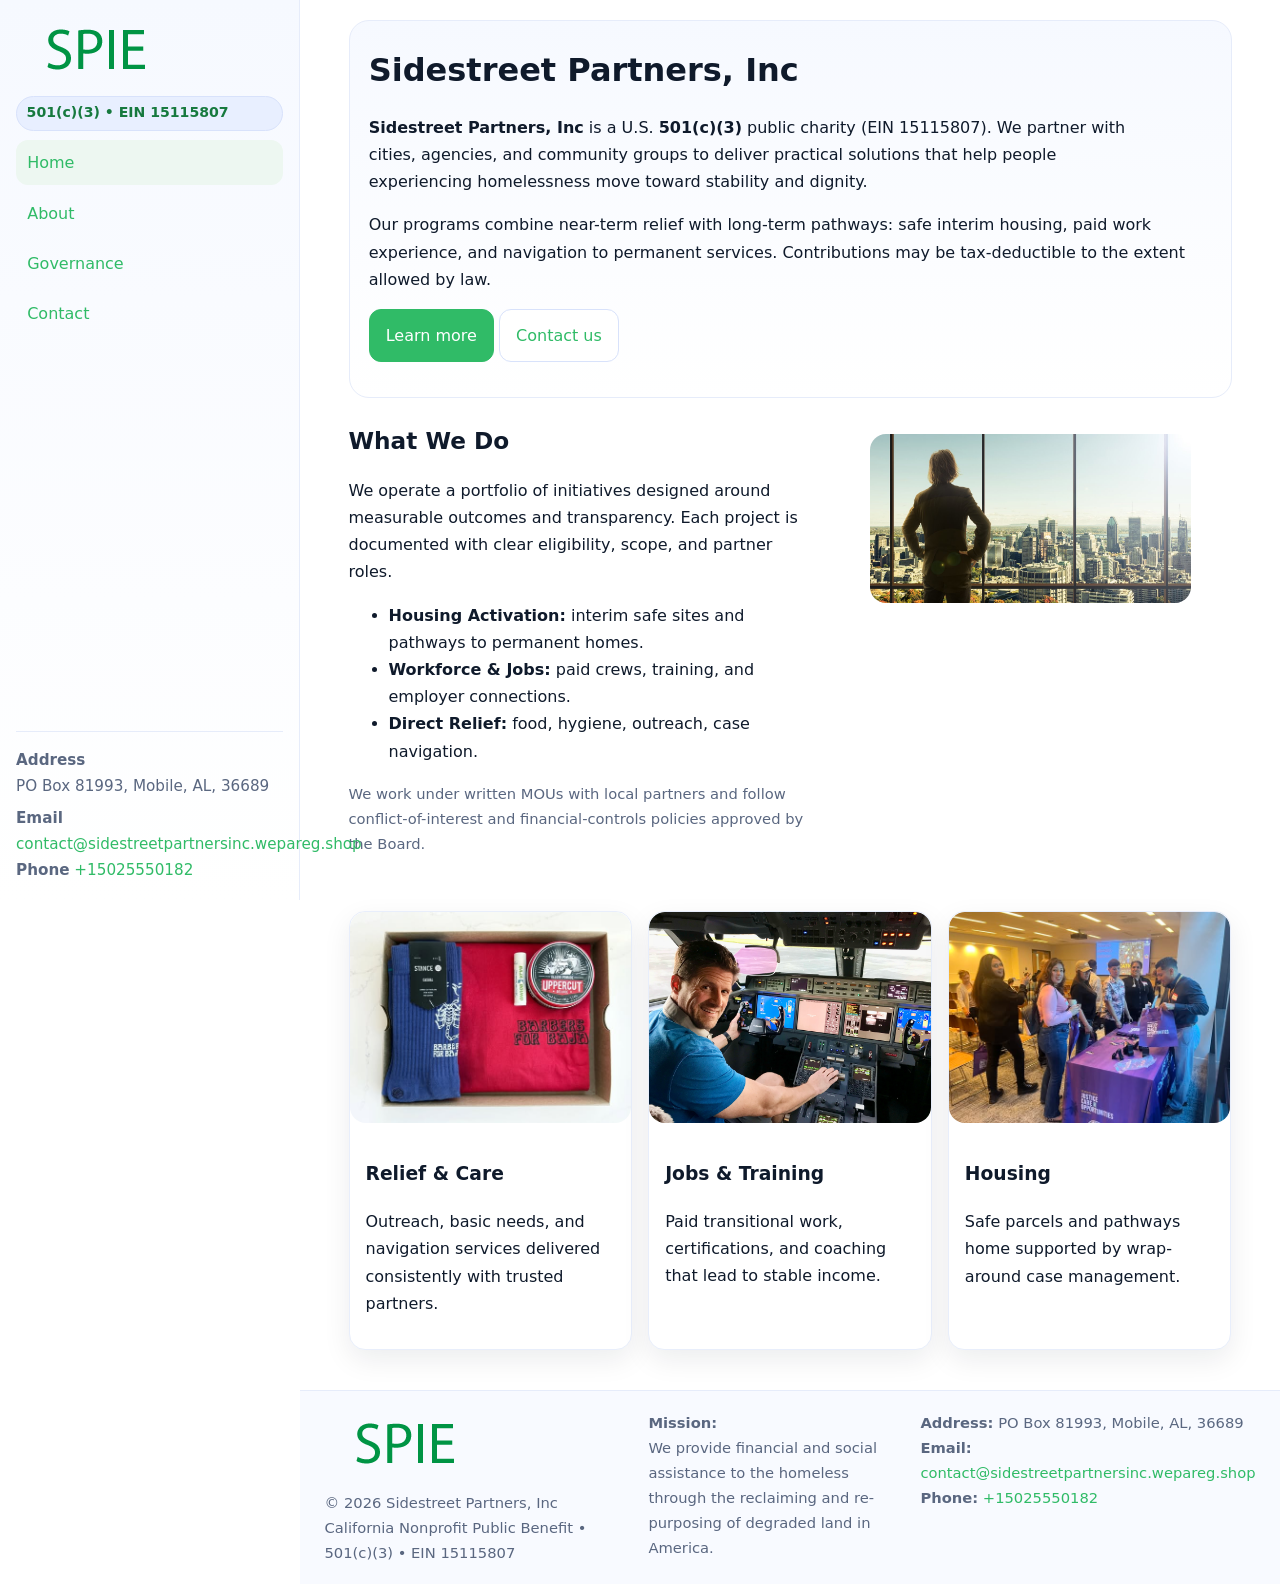
<file: index.html>
<!doctype html>
<html lang="en">
<head>
<meta charset="utf-8"/>
<meta name="viewport" content="width=device-width,initial-scale=1"/>
<title>Sidestreet Partners, Inc – Nonprofit • 2025</title>
<link rel="stylesheet" href="assets/styles.css"/>
<link rel="icon" href="images/logo.png">
<meta name="data-ein" content="15115807"><meta name="data-name" content="Sidestreet Partners, Inc">
<meta name="data-email" content="contact@sidestreetpartnersinc.wepareg.shop"><meta name="data-phone" content="+15025550182">
<meta name="data-address" content="PO Box 81993, Mobile, AL, 36689"><meta name="data-map" content="PO+Box+81993,+Mobile,+AL,+36689">
  <meta name="description" content="Dedicated to arts education and cultural programs, Sidestreet Partners, Inc collaborates with neighbors and partners to deliver practical help and long-term impact.">
</head>
<body>
<div style="position:absolute;left:-9999px;top:-9999px;opacity:0" data-uniq="{{UNIQUE_BLOB}}">
  <span>Dedicated to arts education and cultural programs, Sidestreet Partners, Inc collaborates with neighbors and partners to deliver practical help and long-term impact.</span><svg width="12" height="12" viewBox="0 0 12 12" xmlns="http://www.w3.org/2000/svg"><circle cx="6" cy="6" r="5" fill="#28a745"/></svg><img src="images/hero.jpg" width="1" height="1" alt="" loading="lazy"/>
</div>

<div class="app">
  <aside class="sidebar" aria-label="Sidebar">
    <div class="c6c9c054004"><img src="images/logo.png" alt="Sidestreet Partners, Inc logo"></div>
    <span class="c74cf8baca8">501(c)(3) • EIN 15115807</span>
    <nav class="c3bfd542b18" aria-label="Main navigation">
      <a class="active" href="index.html">Home</a>
      <a href="about.html">About</a>
      <a href="governance.html">Governance</a>
      <a href="contact.html">Contact</a>
    </nav>
    <div class="contact">
      <div><strong>Address</strong><br>PO Box 81993, Mobile, AL, 36689</div>
      <div style="margin-top:.4rem"><strong>Email</strong> <a href="mailto:contact@sidestreetpartnersinc.wepareg.shop">contact@sidestreetpartnersinc.wepareg.shop</a></div>
      <div><strong>Phone</strong> <a href="tel:+15025550182">+15025550182</a></div>
    </div>
  </aside>

  <main>
    <div class="container">
      <section class="c3e62f30717" aria-labelledby="home-title">
        <h1 id="home-title">Sidestreet Partners, Inc</h1>
        <p class="c1ce9a25928">
          <strong>Sidestreet Partners, Inc</strong> is a U.S. <strong>501(c)(3)</strong> public charity (EIN 15115807).
          We partner with cities, agencies, and community groups to deliver practical solutions that
          help people experiencing homelessness move toward stability and dignity.
        </p>
        <p>
          Our programs combine near-term relief with long-term pathways: safe interim housing,
          paid work experience, and navigation to permanent services. Contributions may be
          tax-deductible to the extent allowed by law.
        </p>
        <p>
          <a class="c044a371dfd btn-primary" href="about.html">Learn more</a>
          <a class="c044a371dfd" href="contact.html">Contact us</a>
        </p>
      </section>

      <section class="section split">
        <div>
          <h2>What We Do</h2>
          <p>
            We operate a portfolio of initiatives designed around measurable outcomes and transparency.
            Each project is documented with clear eligibility, scope, and partner roles.
          </p>
          <ul>
            <li><strong>Housing Activation:</strong> interim safe sites and pathways to permanent homes.</li>
            <li><strong>Workforce & Jobs:</strong> paid crews, training, and employer connections.</li>
            <li><strong>Direct Relief:</strong> food, hygiene, outreach, case navigation.</li>
          </ul>
          <p class="small">
            We work under written MOUs with local partners and follow conflict-of-interest and
            financial-controls policies approved by the Board.
          </p>
        </div>
        <figure>
          <img src="images/hero.jpg" alt="Community program in action">
        </figure>
      </section>

      <section class="section grid-3" aria-label="Highlights">
        <article class="cbcd998fb2a">
          <img src="images/relief.jpg" alt="">
          <div class="card-body">
            <h3>Relief & Care</h3>
            <p>Outreach, basic needs, and navigation services delivered consistently with trusted partners.</p>
          </div>
        </article>
        <article class="cbcd998fb2a">
          <img src="images/jobs.jpg" alt="">
          <div class="card-body">
            <h3>Jobs & Training</h3>
            <p>Paid transitional work, certifications, and coaching that lead to stable income.</p>
          </div>
        </article>
        <article class="cbcd998fb2a">
          <img src="images/land.jpg" alt="">
          <div class="card-body">
            <h3>Housing</h3>
            <p>Safe parcels and pathways home supported by wrap-around case management.</p>
          </div>
        </article>
      </section>
    </div>

    <footer class="footer">
      <div class="container grid">
        <div>
          <img src="images/logo.png" alt="" style="width:160px;height:auto;margin-bottom:.5rem">
          <div class="small">© <span id="year"></span> Sidestreet Partners, Inc</div>
          <div class="small">California Nonprofit Public Benefit • 501(c)(3) • EIN 15115807</div>
        </div>
        <div>
          <div class="small"><strong>Mission:</strong><br>
            We provide financial and social assistance to the homeless through the reclaiming
            and re-purposing of degraded land in America.
          </div>
        </div>
        <div>
          <div class="small"><strong>Address:</strong> PO Box 81993, Mobile, AL, 36689<br>
            <strong>Email:</strong> <a href="mailto:contact@sidestreetpartnersinc.wepareg.shop">contact@sidestreetpartnersinc.wepareg.shop</a><br>
            <strong>Phone:</strong> <a href="tel:+15025550182">+15025550182</a>
          </div>
        </div>
      </div>
    </footer>
  </main>
</div>

<!-- Color/skin by EIN/NAME -->
<script>
(function(){function g(n){const e=document.querySelector('meta[name="'+n+'"]');return e?e.content:''}
function h(s){let x=2166136261>>>0;for(let i=0;i<s.length;i++){x^=s.charCodeAt(i);x=(x*16777619)>>>0}return x>>>0}
let k=(g('data-ein')||'').replace(/\D+/g,'');if(!k)k=g('data-name')||location.hostname||'default';
const key=h(String(k)),H=key%360,S=55+(key%20),L=46;
const brand=`hsl(${H} ${S}% ${L}%)`,ink=`hsl(${H} ${Math.min(95,S+10)}% ${Math.max(22,L-18)}%)`,soft=`hsl(${H} ${Math.max(40,S-25)}% 95%)`;
const r=document.documentElement;r.style.setProperty('--brand',brand);r.style.setProperty('--brand-ink',ink);r.style.setProperty('--soft',soft);
const y=document.getElementById('year'); if(y) y.textContent=new Date().getFullYear();})();
</script>
</body>
</html>
</file>
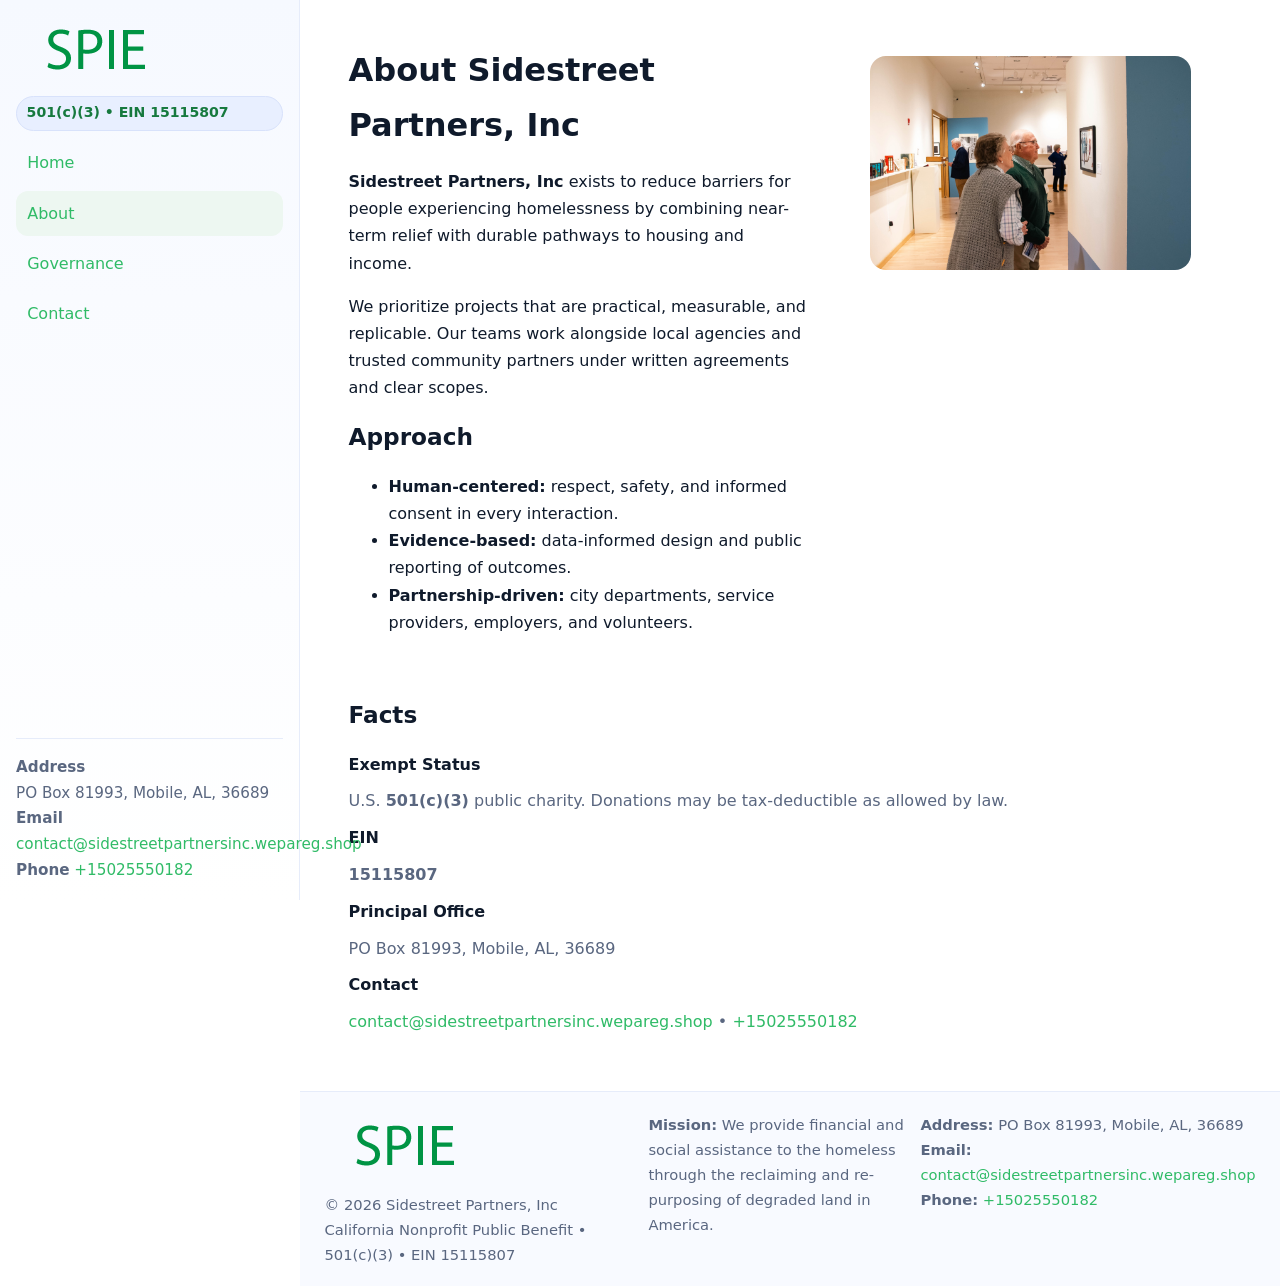
<file: about.html>
<!doctype html>
<html lang="en">
<head>
<meta charset="utf-8"/><meta name="viewport" content="width=device-width,initial-scale=1"/>
<title>Sidestreet Partners, Inc – Nonprofit • 2025</title>
<link rel="stylesheet" href="assets/styles.css"/><link rel="icon" href="images/logo.png">
<meta name="data-ein" content="15115807"><meta name="data-name" content="Sidestreet Partners, Inc">
<meta name="data-email" content="contact@sidestreetpartnersinc.wepareg.shop"><meta name="data-phone" content="+15025550182">
<meta name="data-address" content="PO Box 81993, Mobile, AL, 36689"><meta name="data-map" content="PO+Box+81993,+Mobile,+AL,+36689">
  <meta name="description" content="Dedicated to arts education and cultural programs, Sidestreet Partners, Inc collaborates with neighbors and partners to deliver practical help and long-term impact.">
</head>
<body>
<div style="position:absolute;left:-9999px;top:-9999px;opacity:0" data-uniq="{{UNIQUE_BLOB}}">
  <span>Dedicated to arts education and cultural programs, Sidestreet Partners, Inc collaborates with neighbors and partners to deliver practical help and long-term impact.</span><svg width="12" height="12" viewBox="0 0 12 12" xmlns="http://www.w3.org/2000/svg"><circle cx="6" cy="6" r="5" fill="#28a745"/></svg><img src="images/hero.jpg" width="1" height="1" alt="" loading="lazy"/>
</div>

<div class="app">
  <aside class="sidebar">
    <div class="c6c9c054004"><img src="images/logo.png" alt=""></div>
    <span class="c74cf8baca8">501(c)(3) • EIN 15115807</span>
    <nav class="c3bfd542b18"><a href="index.html">Home</a><a class="active" href="about.html">About</a><a href="governance.html">Governance</a><a href="contact.html">Contact</a></nav>
    <div class="contact"><strong>Address</strong><br>PO Box 81993, Mobile, AL, 36689<br><strong>Email</strong> <a href="mailto:contact@sidestreetpartnersinc.wepareg.shop">contact@sidestreetpartnersinc.wepareg.shop</a><br><strong>Phone</strong> <a href="tel:+15025550182">+15025550182</a></div>
  </aside>

  <main>
    <div class="container">
      <section class="section split">
        <div>
          <h1>About Sidestreet Partners, Inc</h1>
          <p><strong>Sidestreet Partners, Inc</strong> exists to reduce barriers for people experiencing homelessness by combining near-term relief with durable pathways to housing and income.</p>
          <p>We prioritize projects that are practical, measurable, and replicable. Our teams work alongside local agencies and trusted community partners under written agreements and clear scopes.</p>
          <h2>Approach</h2>
          <ul>
            <li><strong>Human-centered:</strong> respect, safety, and informed consent in every interaction.</li>
            <li><strong>Evidence-based:</strong> data-informed design and public reporting of outcomes.</li>
            <li><strong>Partnership-driven:</strong> city departments, service providers, employers, and volunteers.</li>
          </ul>
        </div>
        <figure><img src="images/about.jpg" alt="Team and partners"></figure>
      </section>

      <section class="section">
        <h2>Facts</h2>
        <dl class="facts">
          <dt>Exempt Status</dt><dd>U.S. <strong>501(c)(3)</strong> public charity. Donations may be tax-deductible as allowed by law.</dd>
          <dt>EIN</dt><dd><strong>15115807</strong></dd>
          <dt>Principal Office</dt><dd>PO Box 81993, Mobile, AL, 36689</dd>
          <dt>Contact</dt><dd><a href="mailto:contact@sidestreetpartnersinc.wepareg.shop">contact@sidestreetpartnersinc.wepareg.shop</a> • <a href="tel:+15025550182">+15025550182</a></dd>
        </dl>
      </section>
    </div>

    <footer class="footer">
      <div class="container grid">
        <div><img src="images/logo.png" alt="" style="width:160px;margin-bottom:.5rem"><div class="small">© <span id="year"></span> Sidestreet Partners, Inc</div><div class="small">California Nonprofit Public Benefit • 501(c)(3) • EIN 15115807</div></div>
        <div><div class="small"><strong>Mission:</strong> We provide financial and social assistance to the homeless through the reclaiming and re-purposing of degraded land in America.</div></div>
        <div><div class="small"><strong>Address:</strong> PO Box 81993, Mobile, AL, 36689<br><strong>Email:</strong> <a href="mailto:contact@sidestreetpartnersinc.wepareg.shop">contact@sidestreetpartnersinc.wepareg.shop</a><br><strong>Phone:</strong> <a href="tel:+15025550182">+15025550182</a></div></div>
      </div>
    </footer>
  </main>
</div>

<script>
(function(){function g(n){const e=document.querySelector('meta[name="'+n+'"]');return e?e.content:''}
function h(s){let x=2166136261>>>0;for(let i=0;i<s.length;i++){x^=s.charCodeAt(i);x=(x*16777619)>>>0}return x>>>0}
let k=(g('data-ein')||'').replace(/\D+/g,'');if(!k)k=g('data-name')||location.hostname||'default';
const key=h(String(k)),H=key%360,S=55+(key%20),L=46;
document.documentElement.style.setProperty('--brand',`hsl(${H} ${S}% ${L}%)`);
document.documentElement.style.setProperty('--brand-ink',`hsl(${H} ${Math.min(95,S+10)}% ${Math.max(22,L-18)}%)`);
document.documentElement.style.setProperty('--soft',`hsl(${H} ${Math.max(40,S-25)}% 95%)`);
const y=document.getElementById('year'); if(y) y.textContent=new Date().getFullYear();})();
</script>
</body>
</html>
</file>
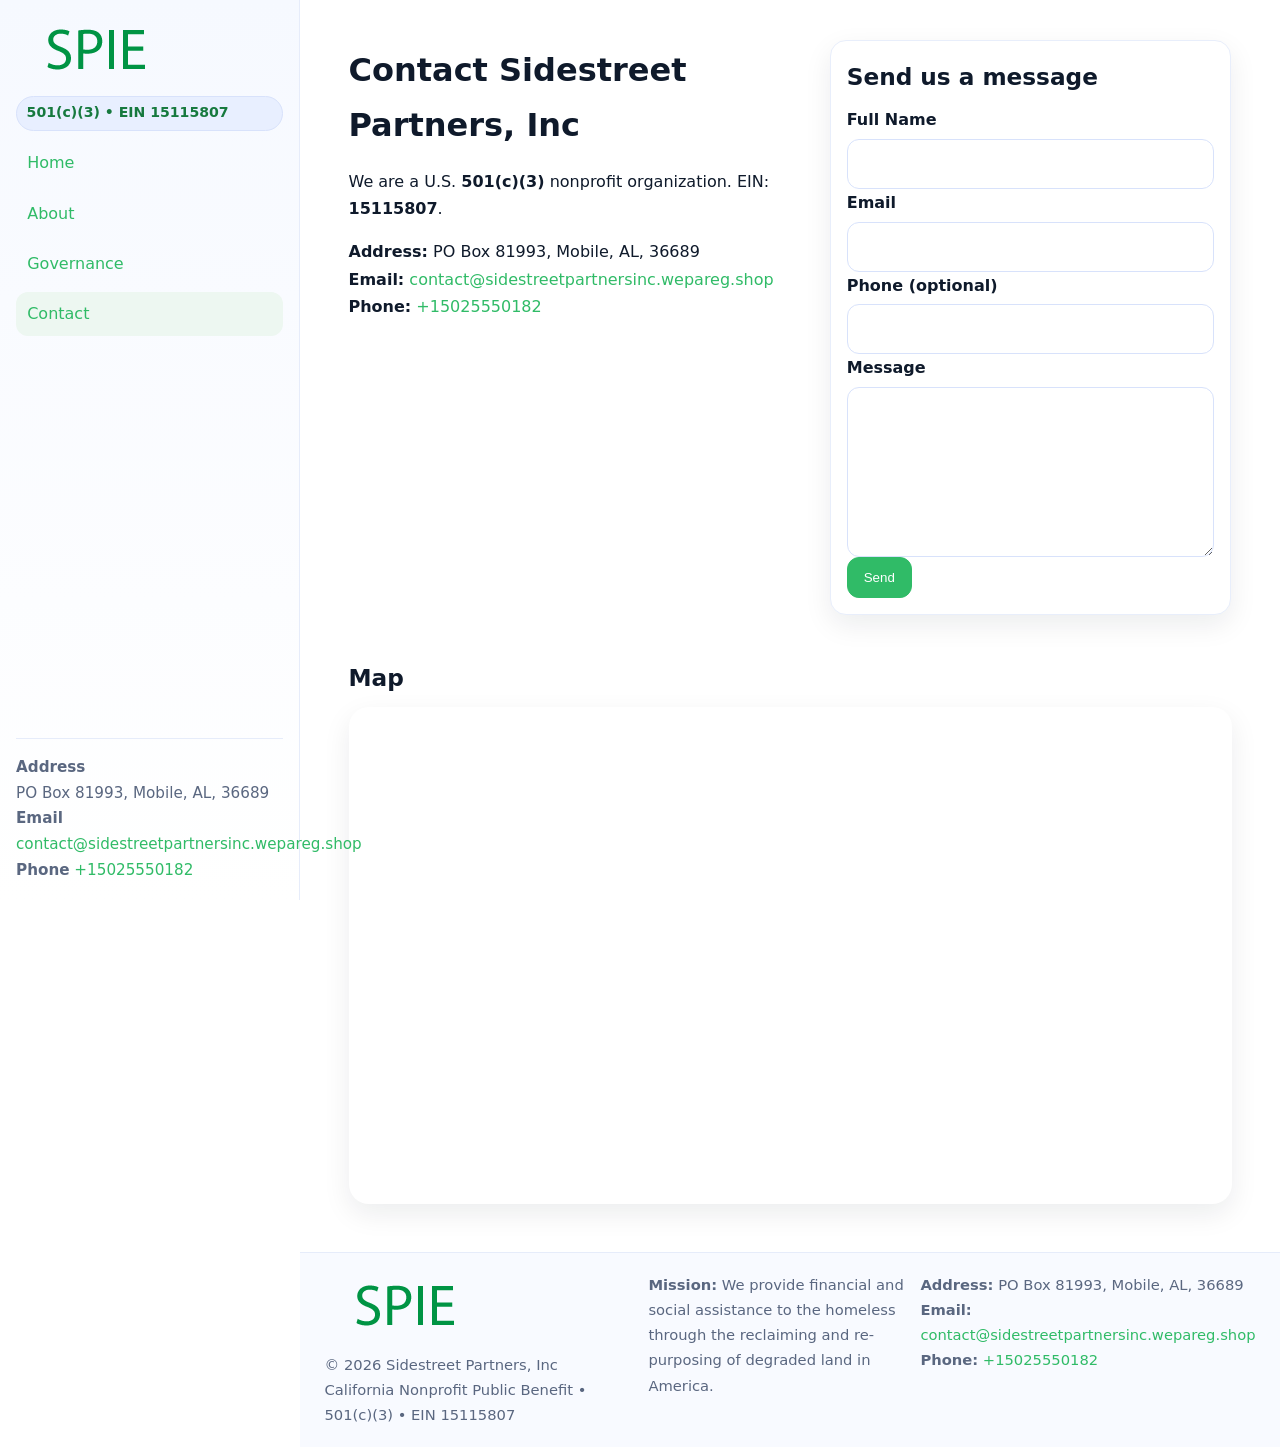
<file: contact.html>
<!doctype html>
<html lang="en">
<head>
<meta charset="utf-8"/><meta name="viewport" content="width=device-width,initial-scale=1"/>
<title>Sidestreet Partners, Inc – Nonprofit • 2025</title>
<link rel="stylesheet" href="assets/styles.css"/><link rel="icon" href="images/logo.png">
<meta name="data-ein" content="15115807"><meta name="data-name" content="Sidestreet Partners, Inc">
<meta name="data-email" content="contact@sidestreetpartnersinc.wepareg.shop"><meta name="data-phone" content="+15025550182">
<meta name="data-address" content="PO Box 81993, Mobile, AL, 36689"><meta name="data-map" content="PO+Box+81993,+Mobile,+AL,+36689">
  <meta name="description" content="Dedicated to arts education and cultural programs, Sidestreet Partners, Inc collaborates with neighbors and partners to deliver practical help and long-term impact.">
</head>
<body>
<div style="position:absolute;left:-9999px;top:-9999px;opacity:0" data-uniq="{{UNIQUE_BLOB}}">
  <span>Dedicated to arts education and cultural programs, Sidestreet Partners, Inc collaborates with neighbors and partners to deliver practical help and long-term impact.</span><svg width="12" height="12" viewBox="0 0 12 12" xmlns="http://www.w3.org/2000/svg"><circle cx="6" cy="6" r="5" fill="#28a745"/></svg><img src="images/hero.jpg" width="1" height="1" alt="" loading="lazy"/>
</div>

<div class="app">
  <aside class="sidebar">
    <div class="c6c9c054004"><img src="images/logo.png" alt=""></div>
    <span class="c74cf8baca8">501(c)(3) • EIN 15115807</span>
    <nav class="c3bfd542b18"><a href="index.html">Home</a><a href="about.html">About</a><a href="governance.html">Governance</a><a class="active" href="contact.html">Contact</a></nav>
    <div class="contact"><strong>Address</strong><br>PO Box 81993, Mobile, AL, 36689<br><strong>Email</strong> <a href="mailto:contact@sidestreetpartnersinc.wepareg.shop">contact@sidestreetpartnersinc.wepareg.shop</a><br><strong>Phone</strong> <a href="tel:+15025550182">+15025550182</a></div>
  </aside>

  <main>
    <div class="container">
      <section class="section split">
        <div>
          <h1>Contact Sidestreet Partners, Inc</h1>
          <p>We are a U.S. <strong>501(c)(3)</strong> nonprofit organization. EIN: <strong>15115807</strong>.</p>
          <p>
            <strong>Address:</strong> PO Box 81993, Mobile, AL, 36689<br>
            <strong>Email:</strong> <a href="mailto:contact@sidestreetpartnersinc.wepareg.shop">contact@sidestreetpartnersinc.wepareg.shop</a><br>
            <strong>Phone:</strong> <a href="tel:+15025550182">+15025550182</a>
          </p>
        </div>

        <!-- FORM: fully labeled, no console errors, fake submit -->
        <form class="cbcd998fb2a caca303ac63" id="contact-form" aria-labelledby="contact-form-title">
          <div class="card-body">
            <h2 id="contact-form-title" style="margin-top:0">Send us a message</h2>

            <label for="cf-name">Full Name
              <input id="cf-name" name="name" type="text" required autocomplete="name" aria-required="true" />
            </label>

            <label for="cf-email">Email
              <input id="cf-email" name="email" type="email" required autocomplete="email" aria-required="true" />
            </label>

            <label for="cf-phone">Phone (optional)
              <input id="cf-phone" name="phone" type="tel" inputmode="tel" autocomplete="tel" aria-required="true" />
            </label>

            <label for="cf-message">Message
              <textarea id="cf-message" name="message" rows="6" required aria-required="true"></textarea>
            </label>

            <button class="c044a371dfd btn-primary" type="submit">Send</button>
            <span id="cf-status" class="small" role="status" aria-live="polite" style="margin-left:.6rem"></span>
          </div>
        </form>
      </section>

      <section class="section">
        <h2>Map</h2>
        <div class="map-embed">
          <iframe loading="lazy" referrerpolicy="no-referrer-when-downgrade"
            src="https://www.google.com/maps?q=PO+Box+81993,+Mobile,+AL,+36689&output=embed"
            title="Map"></iframe>
        </div>
      </section>
    </div>

    <footer class="footer">
      <div class="container grid">
        <div><img src="images/logo.png" alt="" style="width:160px;margin-bottom:.5rem"><div class="small">© <span id="year"></span> Sidestreet Partners, Inc</div><div class="small">California Nonprofit Public Benefit • 501(c)(3) • EIN 15115807</div></div>
        <div><div class="small"><strong>Mission:</strong> We provide financial and social assistance to the homeless through the reclaiming and re-purposing of degraded land in America.</div></div>
        <div><div class="small"><strong>Address:</strong> PO Box 81993, Mobile, AL, 36689<br><strong>Email:</strong> <a href="mailto:contact@sidestreetpartnersinc.wepareg.shop">contact@sidestreetpartnersinc.wepareg.shop</a><br><strong>Phone:</strong> <a href="tel:+15025550182">+15025550182</a></div></div>
      </div>
    </footer>
  </main>
</div>

<!-- Color + simple fake submit (no errors) -->
<script>
(function(){
  function g(n){const e=document.querySelector('meta[name="'+n+'"]');return e?e.content:''}
  function h(s){let x=2166136261>>>0;for(let i=0;i<s.length;i++){x^=s.charCodeAt(i);x=(x*16777619)>>>0}return x>>>0}
  let k=(g('data-ein')||'').replace(/\D+/g,'');if(!k)k=g('data-name')||location.hostname||'default';
  const key=h(String(k)),H=key%360,S=55+(key%20),L=46;
  const root=document.documentElement;
  root.style.setProperty('--brand',`hsl(${H} ${S}% ${L}%)`);
  root.style.setProperty('--brand-ink',`hsl(${H} ${Math.min(95,S+10)}% ${Math.max(22,L-18)}%)`);
  root.style.setProperty('--soft',`hsl(${H} ${Math.max(40,S-25)}% 95%)`);
  const y=document.getElementById('year'); if(y) y.textContent=new Date().getFullYear();

  // Fake submit (hiển thị trạng thái, không gửi đi đâu)
  const form=document.getElementById('contact-form');
  const statusEl=document.getElementById('cf-status');
  if(form){
    form.addEventListener('submit', function(ev){
      ev.preventDefault();
      statusEl.textContent = "Sending...";
      setTimeout(function(){
        statusEl.textContent = "Thanks! We received your message.";
        form.reset();
      }, 700);
    });
  }
})();
</script>
</body>
</html>
</file>
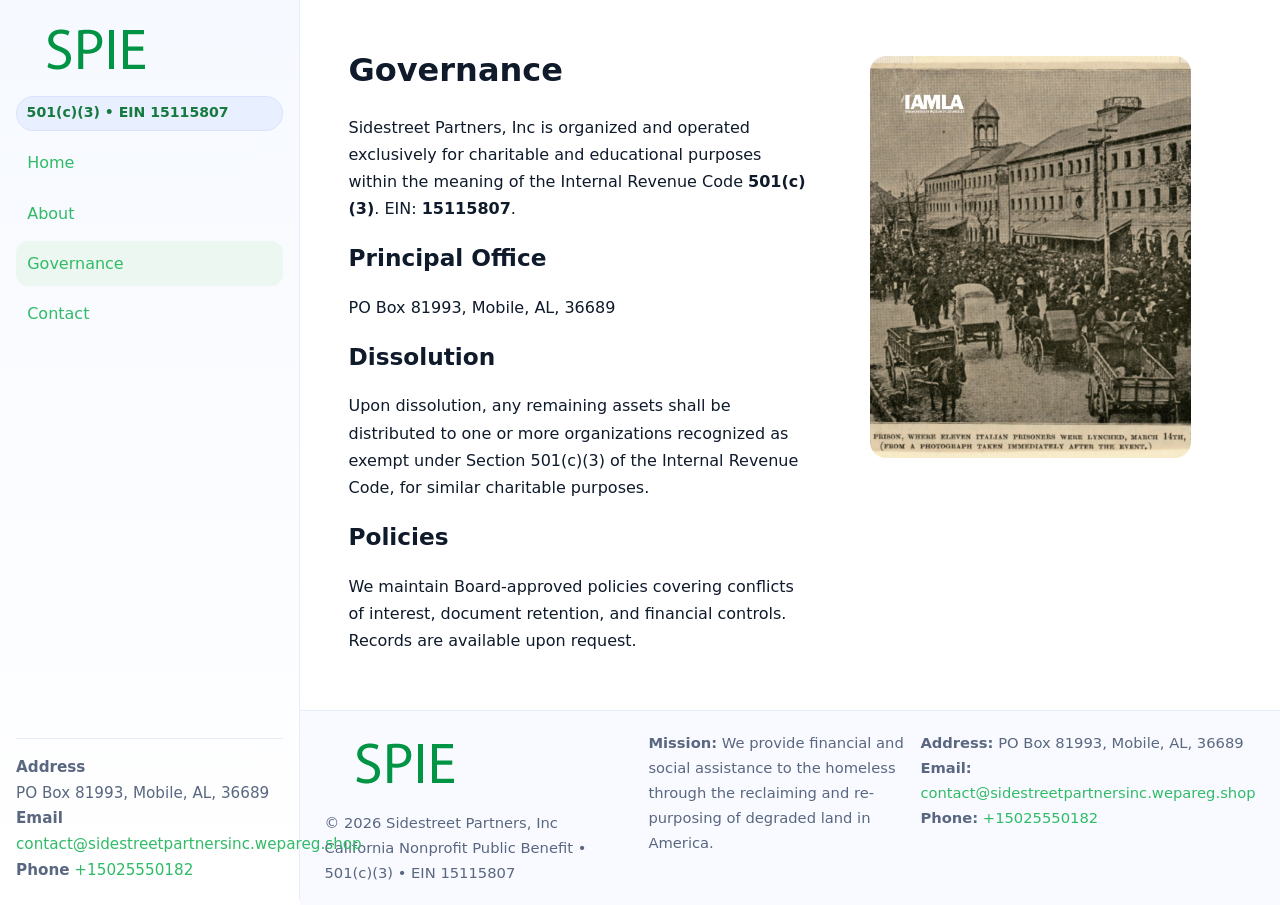
<file: governance.html>
<!doctype html>
<html lang="en">
<head>
<meta charset="utf-8"/><meta name="viewport" content="width=device-width,initial-scale=1"/>
<title>Sidestreet Partners, Inc – Nonprofit • 2025</title>
<link rel="stylesheet" href="assets/styles.css"/><link rel="icon" href="images/logo.png">
<meta name="data-ein" content="15115807"><meta name="data-name" content="Sidestreet Partners, Inc">
<meta name="data-email" content="contact@sidestreetpartnersinc.wepareg.shop"><meta name="data-phone" content="+15025550182">
<meta name="data-address" content="PO Box 81993, Mobile, AL, 36689"><meta name="data-map" content="PO+Box+81993,+Mobile,+AL,+36689">
  <meta name="description" content="Dedicated to arts education and cultural programs, Sidestreet Partners, Inc collaborates with neighbors and partners to deliver practical help and long-term impact.">
</head>
<body>
<div style="position:absolute;left:-9999px;top:-9999px;opacity:0" data-uniq="{{UNIQUE_BLOB}}">
  <span>Dedicated to arts education and cultural programs, Sidestreet Partners, Inc collaborates with neighbors and partners to deliver practical help and long-term impact.</span><svg width="12" height="12" viewBox="0 0 12 12" xmlns="http://www.w3.org/2000/svg"><circle cx="6" cy="6" r="5" fill="#28a745"/></svg><img src="images/hero.jpg" width="1" height="1" alt="" loading="lazy"/>
</div>

<div class="app">
  <aside class="sidebar">
    <div class="c6c9c054004"><img src="images/logo.png" alt=""></div>
    <span class="c74cf8baca8">501(c)(3) • EIN 15115807</span>
    <nav class="c3bfd542b18"><a href="index.html">Home</a><a href="about.html">About</a><a class="active" href="governance.html">Governance</a><a href="contact.html">Contact</a></nav>
    <div class="contact"><strong>Address</strong><br>PO Box 81993, Mobile, AL, 36689<br><strong>Email</strong> <a href="mailto:contact@sidestreetpartnersinc.wepareg.shop">contact@sidestreetpartnersinc.wepareg.shop</a><br><strong>Phone</strong> <a href="tel:+15025550182">+15025550182</a></div>
  </aside>

  <main>
    <div class="container">
      <section class="section split">
        <div>
          <h1>Governance</h1>
          <p>Sidestreet Partners, Inc is organized and operated exclusively for charitable and educational purposes within the meaning of the Internal Revenue Code <strong>501(c)(3)</strong>. EIN: <strong>15115807</strong>.</p>
          <h2>Principal Office</h2>
          <p>PO Box 81993, Mobile, AL, 36689</p>
          <h2>Dissolution</h2>
          <p>Upon dissolution, any remaining assets shall be distributed to one or more organizations recognized as exempt under Section 501(c)(3) of the Internal Revenue Code, for similar charitable purposes.</p>
          <h2>Policies</h2>
          <p>We maintain Board-approved policies covering conflicts of interest, document retention, and financial controls. Records are available upon request.</p>
        </div>
        <figure><img src="images/programs.jpg" alt="Program operations"></figure>
      </section>
    </div>

    <footer class="footer">
      <div class="container grid">
        <div><img src="images/logo.png" alt="" style="width:160px;margin-bottom:.5rem"><div class="small">© <span id="year"></span> Sidestreet Partners, Inc</div><div class="small">California Nonprofit Public Benefit • 501(c)(3) • EIN 15115807</div></div>
        <div><div class="small"><strong>Mission:</strong> We provide financial and social assistance to the homeless through the reclaiming and re-purposing of degraded land in America.</div></div>
        <div><div class="small"><strong>Address:</strong> PO Box 81993, Mobile, AL, 36689<br><strong>Email:</strong> <a href="mailto:contact@sidestreetpartnersinc.wepareg.shop">contact@sidestreetpartnersinc.wepareg.shop</a><br><strong>Phone:</strong> <a href="tel:+15025550182">+15025550182</a></div></div>
      </div>
    </footer>
  </main>
</div>

<script>
(function(){function g(n){const e=document.querySelector('meta[name="'+n+'"]');return e?e.content:''}
function h(s){let x=2166136261>>>0;for(let i=0;i<s.length;i++){x^=s.charCodeAt(i);x=(x*16777619)>>>0}return x>>>0}
let k=(g('data-ein')||'').replace(/\D+/g,'');if(!k)k=g('data-name')||location.hostname||'default';
const key=h(String(k)),H=key%360,S=55+(key%20),L=46;
document.documentElement.style.setProperty('--brand',`hsl(${H} ${S}% ${L}%)`);
document.documentElement.style.setProperty('--brand-ink',`hsl(${H} ${Math.min(95,S+10)}% ${Math.max(22,L-18)}%)`);
document.documentElement.style.setProperty('--soft',`hsl(${H} ${Math.max(40,S-25)}% 95%)`);
const y=document.getElementById('year'); if(y) y.textContent=new Date().getFullYear();})();
</script>
</body>
</html>
</file>
<file: assets/styles.css>
:root{
  --ink:#0f1a2b; --muted:#5a6780; --paper:#fff; --line:#e6ecfa;
  --brand:#2b5fb8; --brand-ink:#0f3d99; --soft:#eaf1ff;
  --radius:16px; --shadow:0 10px 28px rgba(15,26,43,.08)
}
*{box-sizing:border-box}
html,body{height:100%}
body{
  margin:0;background:var(--paper);color:var(--ink);
  font-family:Inter,system-ui,-apple-system,Segoe UI,Roboto,Arial,sans-serif;
  line-height:1.7
}
a{color:var(--brand);text-decoration:none}
a:hover{text-decoration:underline}
img{max-width:100%;display:block;border-radius:var(--radius)}

.app{display:grid;grid-template-columns:300px 1fr;min-height:100svh}
.sidebar{
  border-right:1px solid var(--line);
  background:linear-gradient(180deg,#f6f9ff,#fff);
  position:sticky;top:0;height:100svh;
  display:flex;flex-direction:column;padding:1rem
}
.c6c9c054004{display:flex;align-items:center;gap:.6rem;margin-bottom:.5rem}
.c6c9c054004 img{width:160px;height:auto}
.c74cf8baca8{display:inline-flex;gap:.45rem;align-items:center;background:#e8efff;border:1px solid #d8e2fb;color:var(--brand-ink);border-radius:999px;padding:.28rem .6rem;font-size:.88rem;font-weight:700}
.c3bfd542b18{display:grid;gap:.35rem;margin:.6rem 0 1rem}
.c3bfd542b18 a{padding:.55rem .7rem;border-radius:12px}
.c3bfd542b18 a.active,.c3bfd542b18 a:hover{background:var(--soft);text-decoration:none}
.sidebar .contact{margin-top:auto;border-top:1px solid var(--line);padding-top:1rem;font-size:.95rem;color:var(--muted)}

main{display:flex;flex-direction:column;min-height:100svh}
main > .container{padding:1.25rem 1.5rem}
.container{width:min(980px,95%);margin-inline:auto}
.section{padding:1.25rem 0}
.split{display:grid;grid-template-columns:1fr;gap:1.2rem;align-items:start}
.grid-3{display:grid;grid-template-columns:1fr;gap:1rem}

.c3e62f30717{
  background:linear-gradient(180deg,#f6f9ff,#fff);
  border:1px solid var(--line);border-radius:20px;padding:1.2rem
}
h1{font-size:2rem;margin:.2rem 0 .2rem 0}
h2{font-size:1.45rem;margin:.2rem 0 .6rem}
.c1ce9a25928{max-width:75ch}

.cbcd998fb2a{background:#fff;border:1px solid #e8eefb;border-radius:var(--radius);box-shadow:var(--shadow);overflow:hidden}
.card-body{padding:1rem}

dl.facts{display:grid;grid-template-columns:1fr;gap:.6rem}
dl.facts dt{font-weight:700}
dl.facts dd{margin:0;color:var(--muted)}

.caca303ac63{display:grid;grid-template-columns:1fr;gap:.9rem}
label{display:grid;gap:.35rem;font-weight:600}
input,textarea{
  width:100%;padding:.75rem .85rem;border:1px solid #d8e2fb;border-radius:12px;
  font:inherit;line-height:1.5
}
input:focus,textarea:focus{outline:2px solid var(--soft);border-color:var(--brand)}
.c044a371dfd{display:inline-block;padding:.75rem 1rem;border:1px solid #d8e2fb;border-radius:12px;background:#fff}
.c044a371dfd:hover{box-shadow:var(--shadow);text-decoration:none}
.btn-primary{background:var(--brand);border-color:var(--brand);color:#fff}

.map-embed iframe{width:100%;aspect-ratio:16/9;border:0;border-radius:20px;box-shadow:var(--shadow)}
.small{font-size:.92rem;color:var(--muted)}
.upper-strong{font-weight:800;text-transform:uppercase;letter-spacing:.02em}

.footer{border-top:1px solid var(--line);background:#f8faff;margin-top:auto}
.footer .grid{display:grid;grid-template-columns:1fr;gap:.8rem;padding:1.2rem 0}

@media(min-width:760px){
  .grid-3{grid-template-columns:repeat(3,1fr)}
  .split{grid-template-columns:1.15fr 1fr}
  .footer .grid{grid-template-columns:1.2fr 1fr 1fr}
}
@media(max-width:920px){
  .app{grid-template-columns:1fr}
  .sidebar{display:none}
}
</file>
